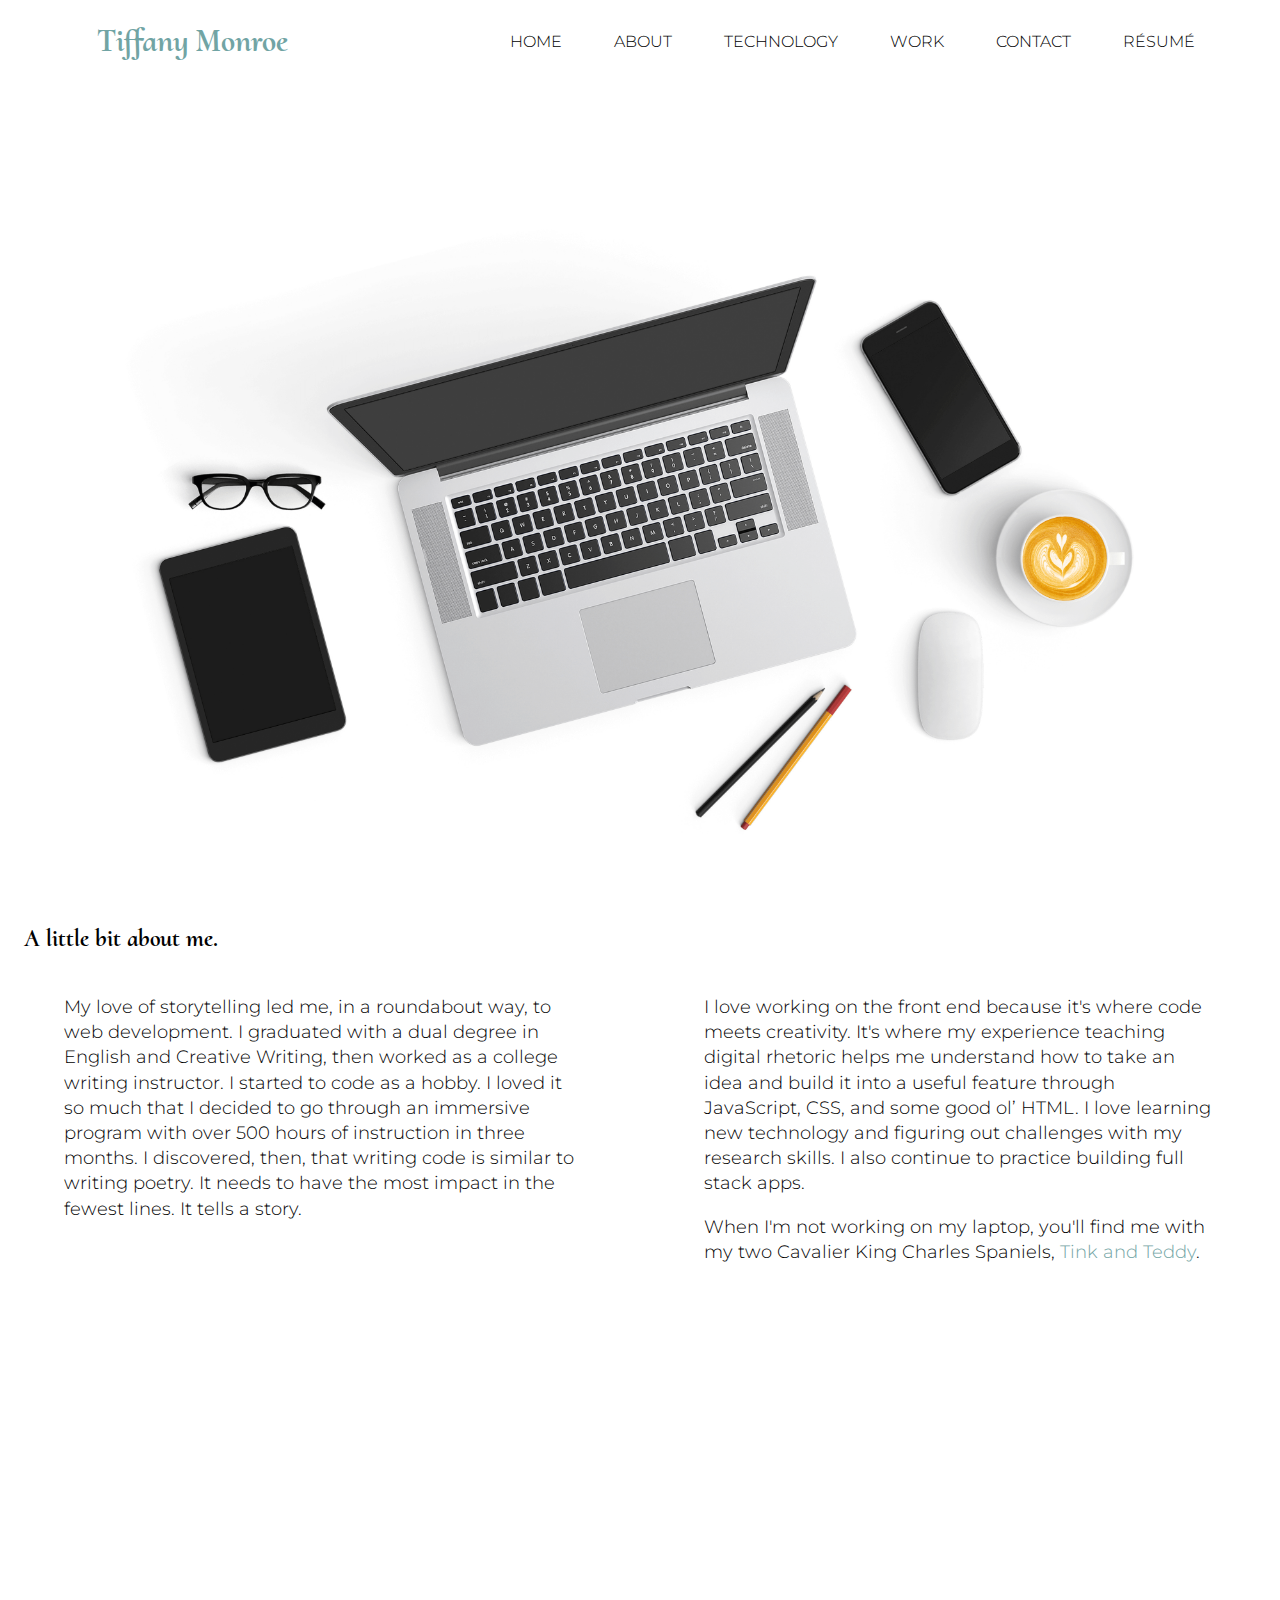
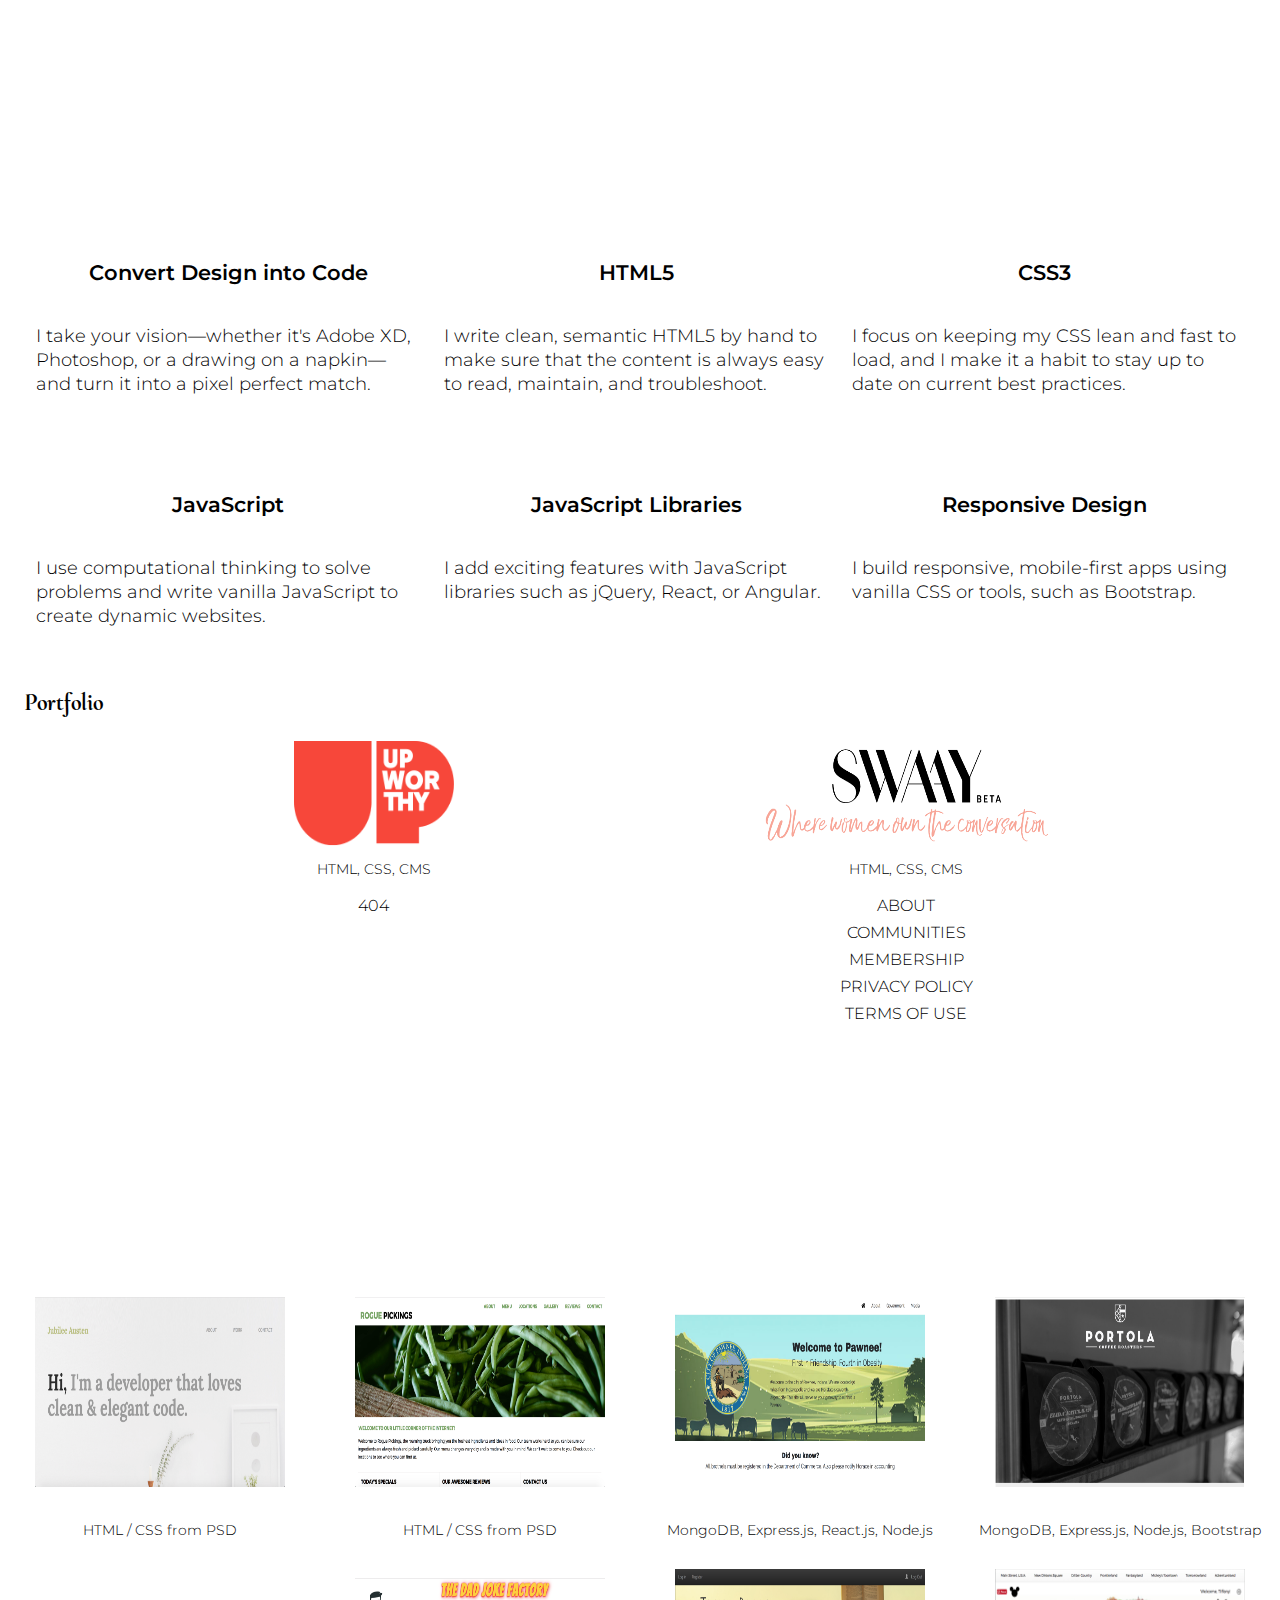
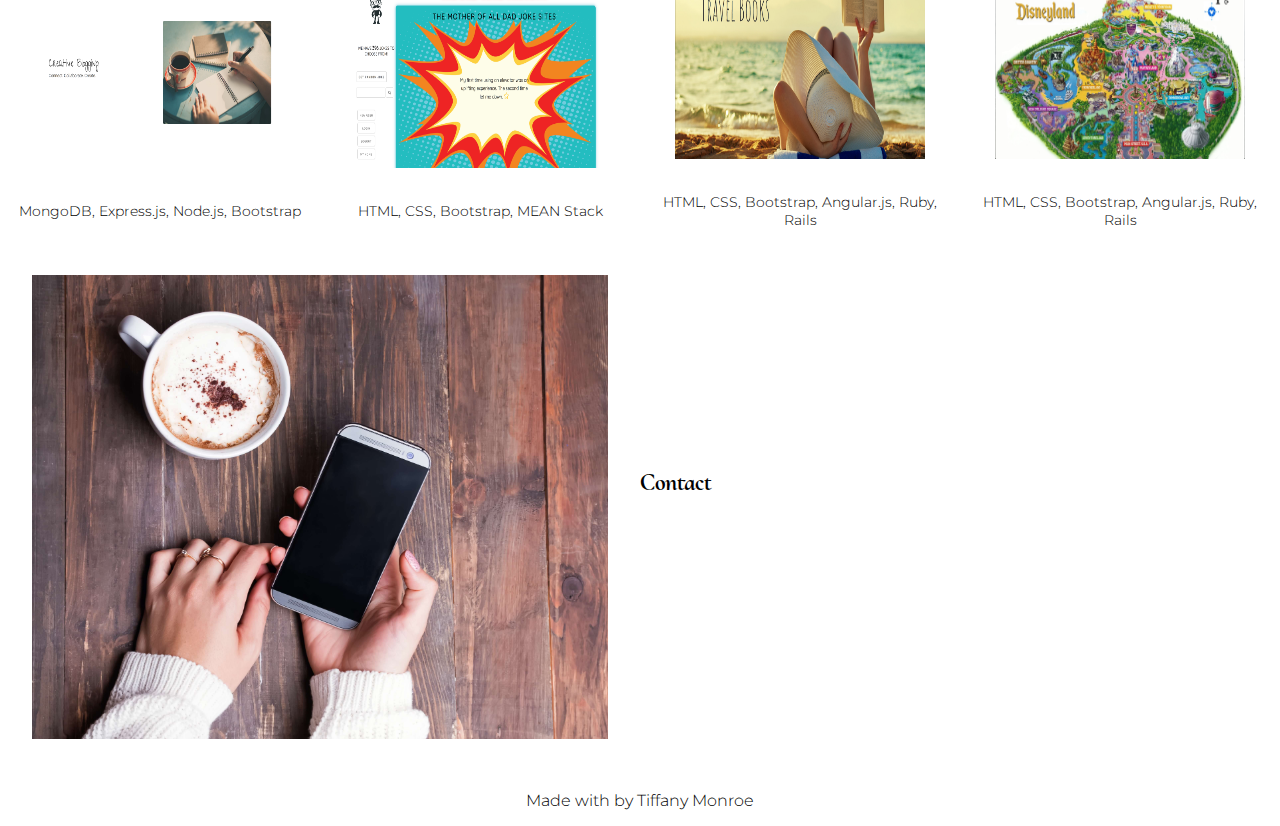
<file: index.html>
<!DOCTYPE html>
<html lang="en" dir="ltr">
  <head>
    <meta charset="utf-8">
    <!-- Fonts -->
      <link rel="stylesheet" href="https://use.fontawesome.com/releases/v5.4.2/css/all.css" integrity="sha384-/rXc/GQVaYpyDdyxK+ecHPVYJSN9bmVFBvjA/9eOB+pb3F2w2N6fc5qB9Ew5yIns" crossorigin="anonymous">
      <link href="https://fonts.googleapis.com/css?family=Cormorant+Upright:400,700|Montserrat:300,600" rel="stylesheet">

    <!-- CSS -->
      <link rel="stylesheet" href="css/normalize.css">
      <link rel="stylesheet" href="css/style.css">
    <title>Tiffany Monroe | Web Developer</title>
  </head>
  <body>
    <div class="full-width" id="hero">
      <nav>
          <ul>
              <li><a href="#">Home</a></li>
              <li><a href="#about">About</a></li>
              <li><a href="#tech">Technology</a></li>
              <li><a href="#work">Work</a></li>
              <li><a href="#contact">Contact</a></li>
              <li><a href="http://www.tiffanymonroe.com/tiffany_monroe_resume_formatted.pdf" target="_blank">Résumé</a></li>
          </ul>
      </nav>
      <h1>Tiffany Monroe</h1>
    </div>

    <div class="full-width" id="about">
      <h2>A little bit about me.</h2>
      <section>
      <div class="half-width">
        <p>My love of storytelling led me, in a roundabout way, to web development. I graduated with a dual degree in English and Creative Writing, then worked as a college writing instructor. I started to code as a hobby. I loved it so much that I decided to go through an immersive program with over 500 hours of instruction in three months. I discovered, then, that writing code is similar to writing poetry. It needs to have the most impact in the fewest lines. It tells a story.</p>
      </div>
      <div class="half-width">
        <p>I love working on the front end because it's where code meets creativity. It's where my experience teaching digital rhetoric helps me understand how to take an idea and build it into a useful feature through JavaScript, CSS, and some good ol’ HTML. I love learning new technology and figuring out challenges with my research skills. I also continue to practice building full stack apps.</p>
        <p>When I'm not working on my laptop, you'll find me with my two Cavalier King Charles Spaniels, <a href="http://instagram.com/tinkandteddy">Tink and Teddy</a>.</p>
      </div>
    </section>
    </div>

    <div class="full-width" id="tech">
        <div class="flex-item">
          <i class="far fa-image"></i>
          <h3>Convert Design into Code</h3>
          <p>I take your vision—whether it's Adobe XD, Photoshop, or a drawing on a napkin—and turn it into a pixel perfect match.</p>
        </div>
        <div class="flex-item">
          <i class="fas fa-code"></i>
          <h3>HTML5</h3>
          <p>I write clean, semantic HTML5 by hand to make sure that the content is always easy to read, maintain, and troubleshoot.</p>
        </div>

        <div class="flex-item">
          <i class="fas fa-desktop"></i>
          <h3>CSS3</h3>
          <p>I focus on keeping my CSS lean and fast to load, and I make it a habit to stay up to date on current best practices.</p>
        </div>
        <div class="flex-item">
          <i class="fab fa-js"></i>
          <h3>JavaScript</h3>
          <p>I use computational thinking to solve problems and write vanilla JavaScript to create dynamic websites.</p>
        </div>
        <div class="flex-item">
          <i class="fab fa-react" id="react"></i>
          <h3>JavaScript Libraries</h3>
          <p>I add exciting features with JavaScript libraries such as jQuery, React, or Angular.</p>
        </div>
        <div class="flex-item">
          <i class="fas fa-tablet-alt"></i>
          <h3>Responsive Design</h3>
          <p>I build responsive, mobile-first apps using vanilla CSS or tools, such as Bootstrap.</p>
        </div>
  </div>

    <div class="full-width" id="work">
        <h2>Portfolio</h2>
        <div class="projects-container">
          <section>
            <div class="logo-container">
                <img style="width: 30%;" class="upworthy-logo" src="img/projects/upworthy-logo.png" alt="upworthy"/>
                <p class="description">HTML, CSS, CMS</p>
                <a href="https://upworthy.com/st/404">404</a>
            </div>
            <div class="logo-container">
                <img style="width: 55%;" class="swaay-logo"src="img/projects/swaay-logo.png" alt="swaay about"/>
                <p class="description">HTML, CSS, CMS</p>
                <a href="https://www.swaay.com/st/about">About</a>
                <a href="https://www.swaay.com/st/our-communities">Communities</a>
                <a href="https://www.swaay.com/st/membership">Membership</a>
                <a href="https://www.swaay.com/privacy-policy-2637057168">Privacy Policy</a>
                <a href="https://www.swaay.com/terms-of-use">Terms of Use</a>
            </div>
          </section>
                  <div class="flex-item">
                    <a href="http://tiffanymonroe.com/jubilee" target="_blank"><img class="thumbnail" src="img/projects/jubilee.png" alt="Jubilee Austen" /></a>
                    <p>HTML / CSS from PSD</p>
                  </div>

                  <div class="flex-item">
                    <a href="http://tiffanymonroe.com/rogue" target="_blank"><img class="thumbnail" src="img/projects/rogue.png" alt="Rogue Pickings" /></a>
                    <p>HTML / CSS from PSD</p>
                  </div>

                  <div class="flex-item">
                    <a href="https://pawnee.herokuapp.com/" target="_blank"><img class="thumbnail" src="img/projects/pawnee.png" alt="Pawnee, Indiana" /></a>
                    <p>MongoDB, Express.js, React.js, Node.js</p>
                  </div>

                  <div class="flex-item">
                    <a href="https://github.com/tiffanymonroe/portola-mockup"><img class="thumbnail" src="img/projects/portola_mockup_thumbnail.png" alt="Portola Mockup"/></a>
                    <p>MongoDB, Express.js, Node.js, Bootstrap</p>
                  </div>

                <div class="flex-item">
                  <a href="https://creative-blogging.herokuapp.com/"><img class="thumbnail" src="img/projects/project_2.png" alt="Creative Blogging"/></a>
                  <p>MongoDB, Express.js, Node.js, Bootstrap</p>
                </div>

                <div class="flex-item">
                  <a href="https://dadjoketime.herokuapp.com/"><img class="thumbnail" src="img/projects/project_3.png" alt="Dad Joke Factory"/></a>
                  <p>HTML, CSS, Bootstrap, MEAN Stack</p>
                </div>

                <div class="flex-item">
                  <a href="https://travel-books.herokuapp.com/"><img class="thumbnail" src="img/projects/project_4.png" alt="Travel Books"/></a>
                  <p>HTML, CSS, Bootstrap, Angular.js, Ruby, Rails</p>
                </div>

                <div class="flex-item">
                  <a href="http://disneyland-decoded.herokuapp.com/"><img class="thumbnail" src="img/projects/project_5.png" alt="Disneyland Decoded"/></a>
                  <p>HTML, CSS, Bootstrap, Angular.js, Ruby, Rails</p>
                </div>
        </div>
    </div>


    <div class="full-width" id="contact">
        <div class="half-width">
          <img id="contact-img" src="img/coffee_contact.jpg" alt="Contact Me">
        </div>

        <div class="half-width" id="contact-info">
          <h2>Contact</h2>
          <ul>
              <li><a href="mailto:hello@tiffanymonroe.com" target="_blank"><i class="far fa-envelope"></i></a></li>
              <li><a href="http://github.com/tiffanymonroe" target="_blank"><i class="fab fa-github"></i></a></li>
              <li><a href="https://www.linkedin.com/in/tiffanymonroe/" target="_blank"><i class="fab fa-linkedin"></i></a></li>
              <li><a href="https://codepen.io/tiffanymonroe/" target="_blank"><i class="fab fa-codepen"></i></a></li>
              <li><a href="https://dev.to/tiffanymonroe" target="_blank"><i class="fab fa-dev" title="tiffanymonroe's DEV Profile"></i>
</a></li>
          </ul>
        </div>
    </div>

    <footer>Made with <i class="fas fa-coffee"></i> by Tiffany Monroe</footer>

  </body>
</html>
</file>
<file: css/style.css>
/* Base Styles */
body {
  font-family: 'Montserrat', sans-serif;
  font-weight: 300;
}
h1, h2, h3, h4 {
  font-family: 'Cormorant Upright', serif;
  font-weight: 700;
}

h1 {
  animation: easein 3s;
  color: #71A4A4;
  display: inline-block;
  padding: 0;
  text-align: center;
  width: 30%;
}

.full-width {
  display: inline-block;
  width: 100%;
}

/* Hero */
#hero {
  background: url('../hero.png');
  background-repeat: no-repeat;
  background-position: center;
  background-size: contain;
  height: 100vh;
}

nav {
  display: inline-block;
  float: right;
  text-align: center;
  text-transform: uppercase;
  width: 65%;
}

nav ul li {
  list-style: none;
  padding: 10px;
}


nav ul li a {
  text-decoration: none;
  color: black;
  margin: .25em;
  padding: .25em;
}

nav ul li:hover {
  background-color: #E0EBEB;
}

/* About */

#about h2 , #work h2 {
  padding-left: 0;
  margin: 1em;

}

#about .half-width {
  font-size: 18px;
  float: none;
  line-height: 1.4em;
  margin-left: 5%;
  margin-right: 5%;
  width: 90%;
}
#about a {
  color: #71A4A4;
  text-decoration: none;
}
#about a:hover {
    font-weight: bold;
}

/* Technology */
#tech {
  display: flex;
  flex: 2;
  flex-wrap: wrap;
  justify-content: center;
  align-items: center;
  line-height: 1.5em;
}
#tech .flex-item {
  display: flex;
  flex-direction: column;
  align-items: center;
  justify-content: center;
}
#tech h3 {
  font-family: 'Montserrat', sans-serif;
  font-size: 21px;
  font-weight: 600;
}
#tech p {
  font-size: 1.1em;
  text-align: left;
  min-height: 75px;
}
#tech i {
  color: #5A8383;
  font-size: 3em;
  padding: .25em;
}
#tech #react {
  animation: rotate 3s infinite linear;
}


/* Work */

#work p {
  font-family: 'Montserrat', sans-serif;
  font-size: 14px;
  width: 100%;
}
#work .flex-item {
  display: flex;
  flex-direction: column;
  align-items: center;
  justify-content: center;
  padding: 0 .5em;
}
.projects-container {
  display: flex;
  align-items: center;
  justify-content: center;
  flex-wrap: wrap;
}
.projects-container section {
  display: flex;
  align-items: flex-start;
  justify-content: center;
  text-align: center;
  margin-bottom: 7%;
}
.projects-container .flex-item {
  display: flex;
  flex-direction: column;
  align-items: center;
  justify-content: center;
  text-align: center;
}
.logo-container {
  height: 200px;
  display: flex;
  flex-direction: column;
  align-items: center;
  width: 50%;
}
.logo-container img {
  min-height: 105px;
}
.logo-container a {
  text-decoration: none;
  color: black;
  padding: .25em;
  font-size: 1em;
  text-transform: uppercase;
  display: block;
}
.logo-container a:hover {
  font-weight: 700;
}


.thumbnail {
  width: 250px;
  height: 190px;
  padding: 1em;
}
.thumbnail:hover, .logo:hover {
  transform: scale(1.1);
  -webkit-transition:all 0.3s linear;
  -moz-transition:all 0.3s linear;
  -ms-transition:all 0.3s linear;
  -o-transition:all 0.3s linear;
  transition:all 0.3s linear;
}


/* Contact */
#contact {
  display: flex;
  align-items: center;
  justify-content: center;
}
#contact .half-width {
  width: 50%;
}
#contact img {
  height: auto;
  padding: 2em;
  width: 90%;
}
#contact ul {
  text-align: center;
}
#contact ul li {
  display: inline-block;
  list-style: none;
  padding: 1em;
  text-align: center;
}
#contact ul li a {
  color: #71A4A4;
  text-decoration: none;
  font-size: 2.5em;
}
#contact ul li a i:hover {
  color: #385252;
}

/* Footer */
footer {
  padding: 1em;
  text-align: center;
}

/* Animations */
@keyframes rotate {
  from {
    transform: rotate(0deg);
  }
  to {
    transform: rotate(359deg);
  }
}

@keyframes easein {
  from {
    opacity: 0;
  }
  to {
    opacity: 1;
  }
}


/* ==================== */

/* Animations from TM  */
.shown-on-scroll {
    animation-delay: 0.25s;
}
.fadeInUp {
    -webkit-animation-name: fadeInUp;
    animation-name: fadeInUp;
}
.animated {
    -webkit-animation-duration: 1s;
    animation-duration: 1s;
    -webkit-animation-fill-mode: both;
    animation-fill-mode: both;
  }
/* ==================== */


/* Medium devices (tablets, 768px and up) */
@media (min-width: 768px) {
  /* * { border: 1px solid blue; } */
  h1 {
    font-size: 3em;
    padding: 1em;
  }
  nav {
    width: 20%;
  }
  #hero {
    height: 50vh;
  }
  #about {
    height: 40vh;
  }
  #about section {
    flex-direction: column;
  }
  #tech {
    align-items: center;
    justify-content: center;
    flex: 3;
    min-height: 45vh;
    width: 110%;
  }
  #tech .flex-item {
    padding: 1em;
    padding-left: .5em;
    width: 40%;
  }
  #work {
    align-items: center;
    justify-content: center;
    width: 110%;
  }
  .projects-container section {
    min-height: 20vh;
  }
  .projects-container .flex-item {
    margin: 0 2em;
    flex: 2;
  }
  #work .row {
    width: 80%;
  }
  #work .flex-item {
    flex: 2;
  }
}

/* Large devices (desktops, 992px and up) */
@media (min-width: 992px) {
  /* * { border: 1px solid yellow; } */
  #hero {
    height: 100vh;
  }
  h1 {
    font-size: 2em;
    padding: 0;
  }
  nav {
    width: 70%;
  }
  nav ul li {
    display: inline-block;
    padding: 1em;
  }
  #about  {
    min-height: 100vh;
  }
  #about section {
    display: flex;
    flex-direction: row;
  }
  #tech {
    flex: 1;
    width: 100%;
  }
  #tech .flex-item {
    width: 30%;
  }
  #work {
    width: 100%;
  }
  .projects-container section {
    min-height: 50vh;
  }
  .projects-container .flex-item {
    margin: 0;
    flex: 1;
  }

}
</file>
